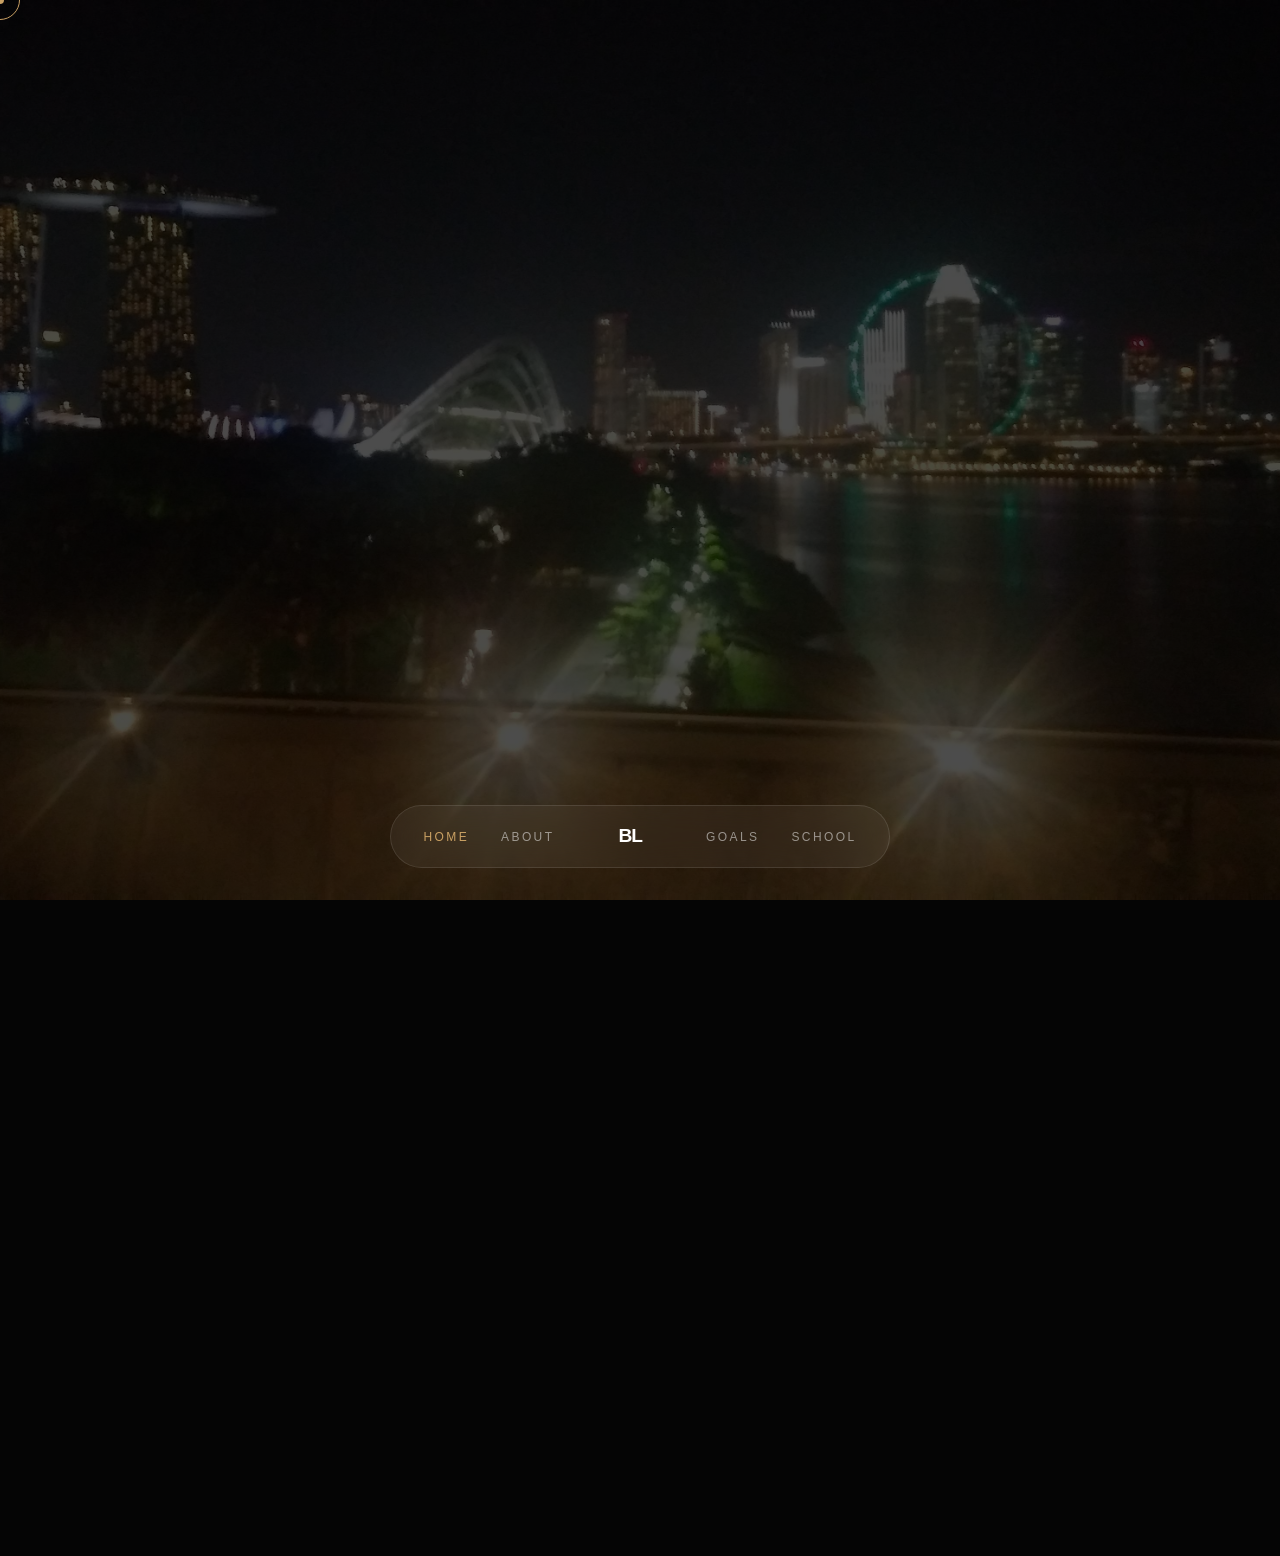
<file: index.html>
<!DOCTYPE html>
<html lang="en">

<head>
    <meta charset="utf-8">
    <meta http-equiv="refresh" content="0; url=website/home.html">
    <title>Saving the Planet | Brandon Lim</title>
</head>

<body>
    <p>Redirecting... <a href="website/home.html">Click here if not redirected.</a></p>
</body>

</html>
</file>
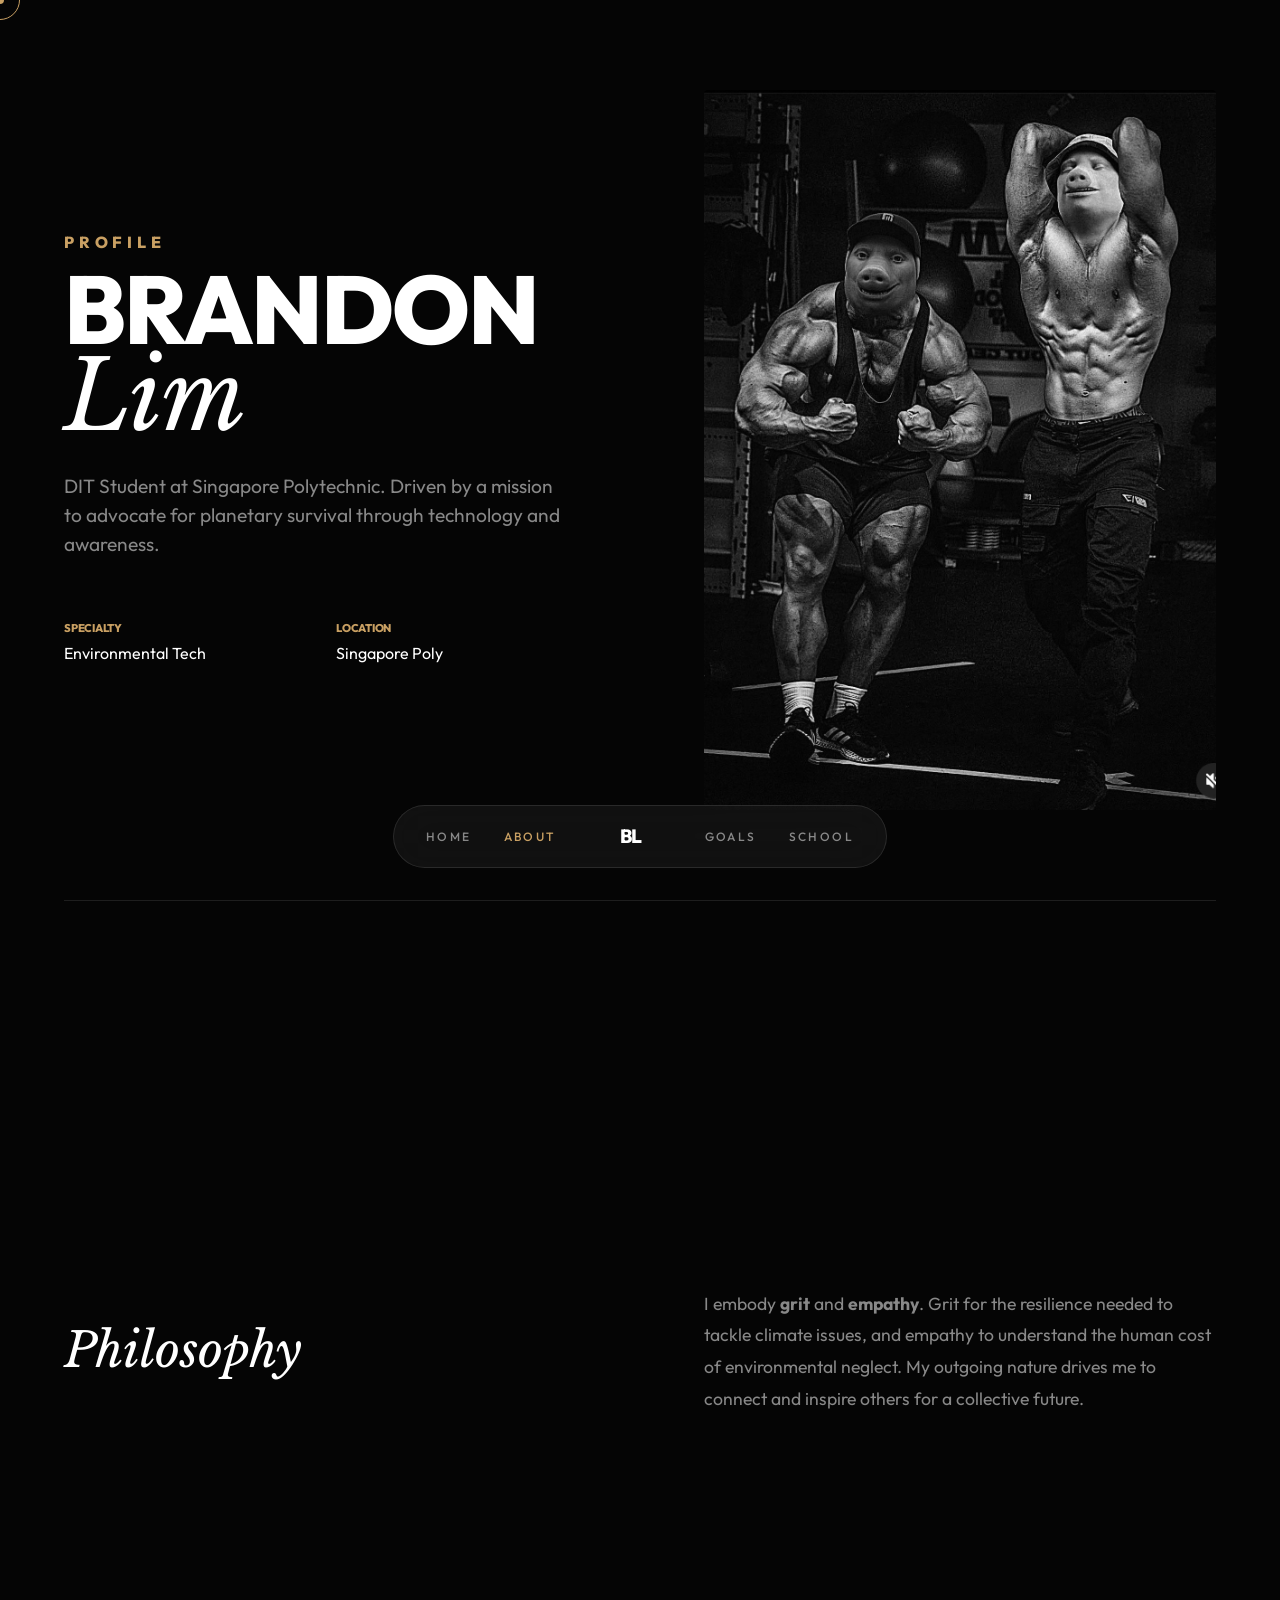
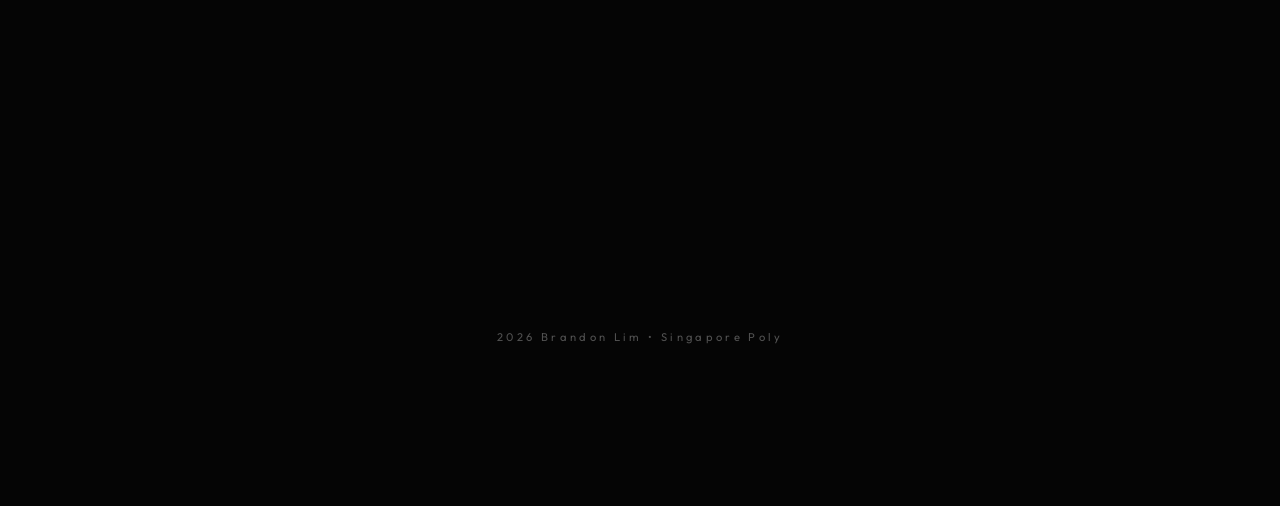
<file: website/index.html>
<!DOCTYPE html>
<html lang="en">

<head>
  <meta charset="utf-8">
  <meta name="viewport" content="width=device-width, initial-scale=1.0">
  <title>About | Brandon Lim</title>
  <link href="../css/style1.css" rel="stylesheet">
  <style>
    .about-grid {
      display: grid;
      grid-template-columns: 1fr 1fr;
      min-height: 100vh;
      align-items: center;
      gap: var(--spacing-xl);
    }

    .img-mask {
      width: 100%;
      height: 80vh;
      overflow: hidden;
      border-radius: 4px;
      filter: grayscale(100%);
      transition: var(--transition);
    }

    .img-mask:hover {
      filter: grayscale(0%);
      transform: scale(0.98);
    }

    .img-mask img {
      width: 100%;
      height: 100%;
      object-fit: cover;
    }

    .stat-grid {
      display: grid;
      grid-template-columns: 1fr 1fr;
      gap: var(--spacing-md);
      margin-top: var(--spacing-lg);
    }

    .stat-item h4 {
      font-size: 0.7rem;
      color: var(--accent-color);
      margin-bottom: var(--spacing-xs);
    }
  </style>
</head>

<body>
  <div class="cursor-dot"></div>
  <div class="cursor-outline"></div>

  <header>
    <nav>
      <a href="./home.html">Home</a>
      <a href="./index.html" class="active">About</a>
      <div class="logo"
        style="margin: 0 var(--spacing-md); font-weight: 800; font-size: 1.2rem; letter-spacing: -0.05em; opacity: 1; pointer-events: none;">
        BL</div>
      <a href="./content.html">Goals</a>
      <a href="./spwork.html">School</a>
    </nav>
  </header>

  <main class="container">
    <section class="about-grid">
      <div class="reveal-text">
        <h4 style="color: var(--accent-color); margin-bottom: var(--spacing-sm); letter-spacing: 0.3em;">PROFILE</h4>
        <h1 style="font-size: clamp(3rem, 8vw, 6rem);">Brandon<br><span class="serif">Lim</span></h1>
        <p style="font-size: 1.2rem; margin-top: var(--spacing-md); color: var(--secondary-color); max-width: 500px;">
          DIT Student at Singapore Polytechnic. Driven by a mission to advocate for planetary survival through
          technology and awareness.
        </p>
        <div class="stat-grid">
          <div class="stat-item">
            <h4>SPECIALTY</h4>
            <p>Environmental Tech</p>
          </div>
          <div class="stat-item">
            <h4>LOCATION</h4>
            <p>Singapore Poly</p>
          </div>
        </div>
      </div>
      <div class="reveal-text" style="transition-delay: 0.2s;">
        <div class="img-mask">
          <img src="../pictures/john.jpg" alt="Brandon Lim">
        </div>
      </div>
    </section>

    <section class="section-padding" style="border-top: 1px solid var(--glass-border);">
      <div class="about-grid">
        <div class="reveal-text">
          <h2 class="serif" style="font-size: 3rem;">Philosophy</h2>
        </div>
        <div class="reveal-text">
          <p style="font-size: 1.1rem; line-height: 1.8; color: var(--secondary-color);">
            I embody <strong>grit</strong> and <strong>empathy</strong>. Grit for the resilience needed to tackle
            climate issues, and empathy to understand the human cost of environmental neglect. My outgoing nature drives
            me to connect and inspire others for a collective future.
          </p>
        </div>
      </div>
    </section>
  </main>

  <footer>
    <p>2026 Brandon Lim &bull; Singapore Poly</p>
  </footer>

  <script>
    document.addEventListener('mousemove', e => {
      const dot = document.querySelector('.cursor-dot');
      const outline = document.querySelector('.cursor-outline');
      dot.style.left = e.clientX + 'px';
      dot.style.top = e.clientY + 'px';
      outline.style.left = e.clientX + 'px';
      outline.style.top = e.clientY + 'px';
    });

    document.addEventListener('DOMContentLoaded', () => {
      const observer = new IntersectionObserver((entries) => {
        entries.forEach(entry => {
          if (entry.isIntersecting) {
            entry.target.classList.add('visible');
          }
        });
      }, { threshold: 0.1 });

      document.querySelectorAll('.reveal-text').forEach(el => observer.observe(el));
    });
  </script>
</body>

</html>
</file>
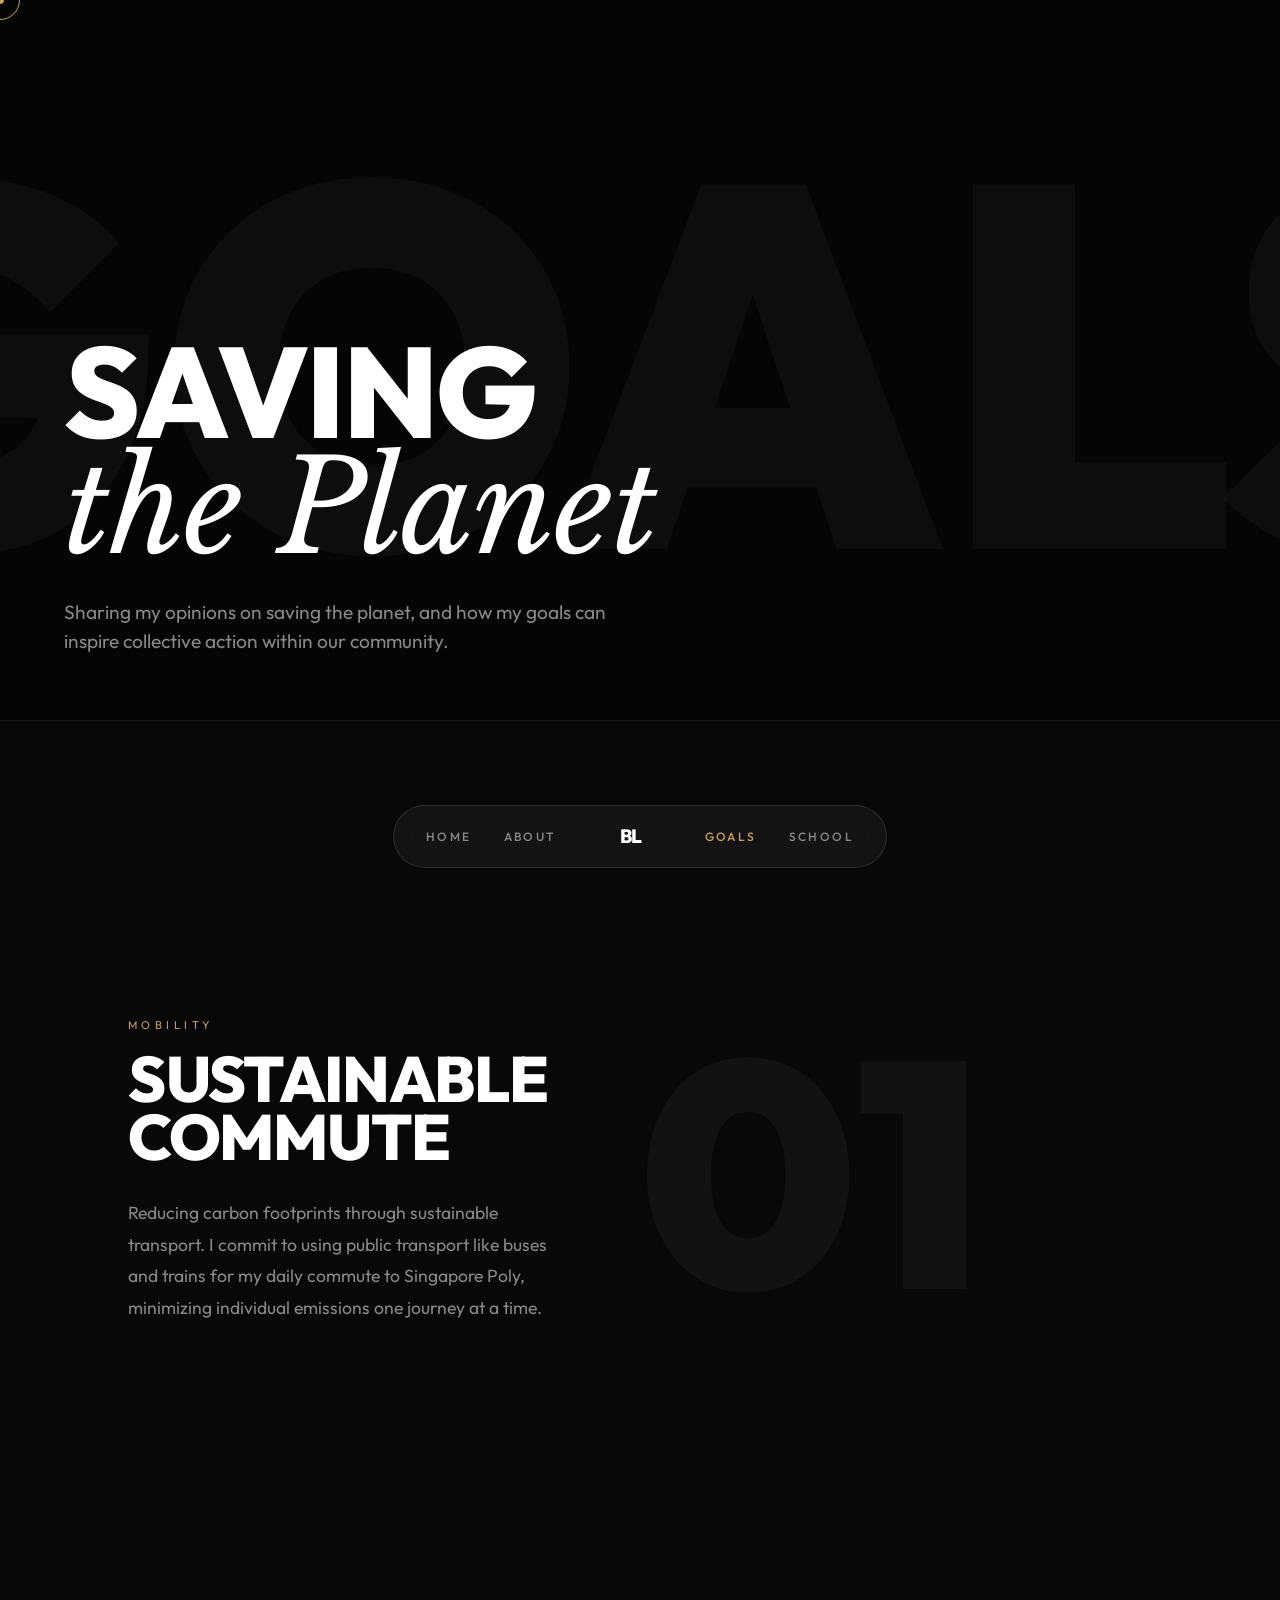
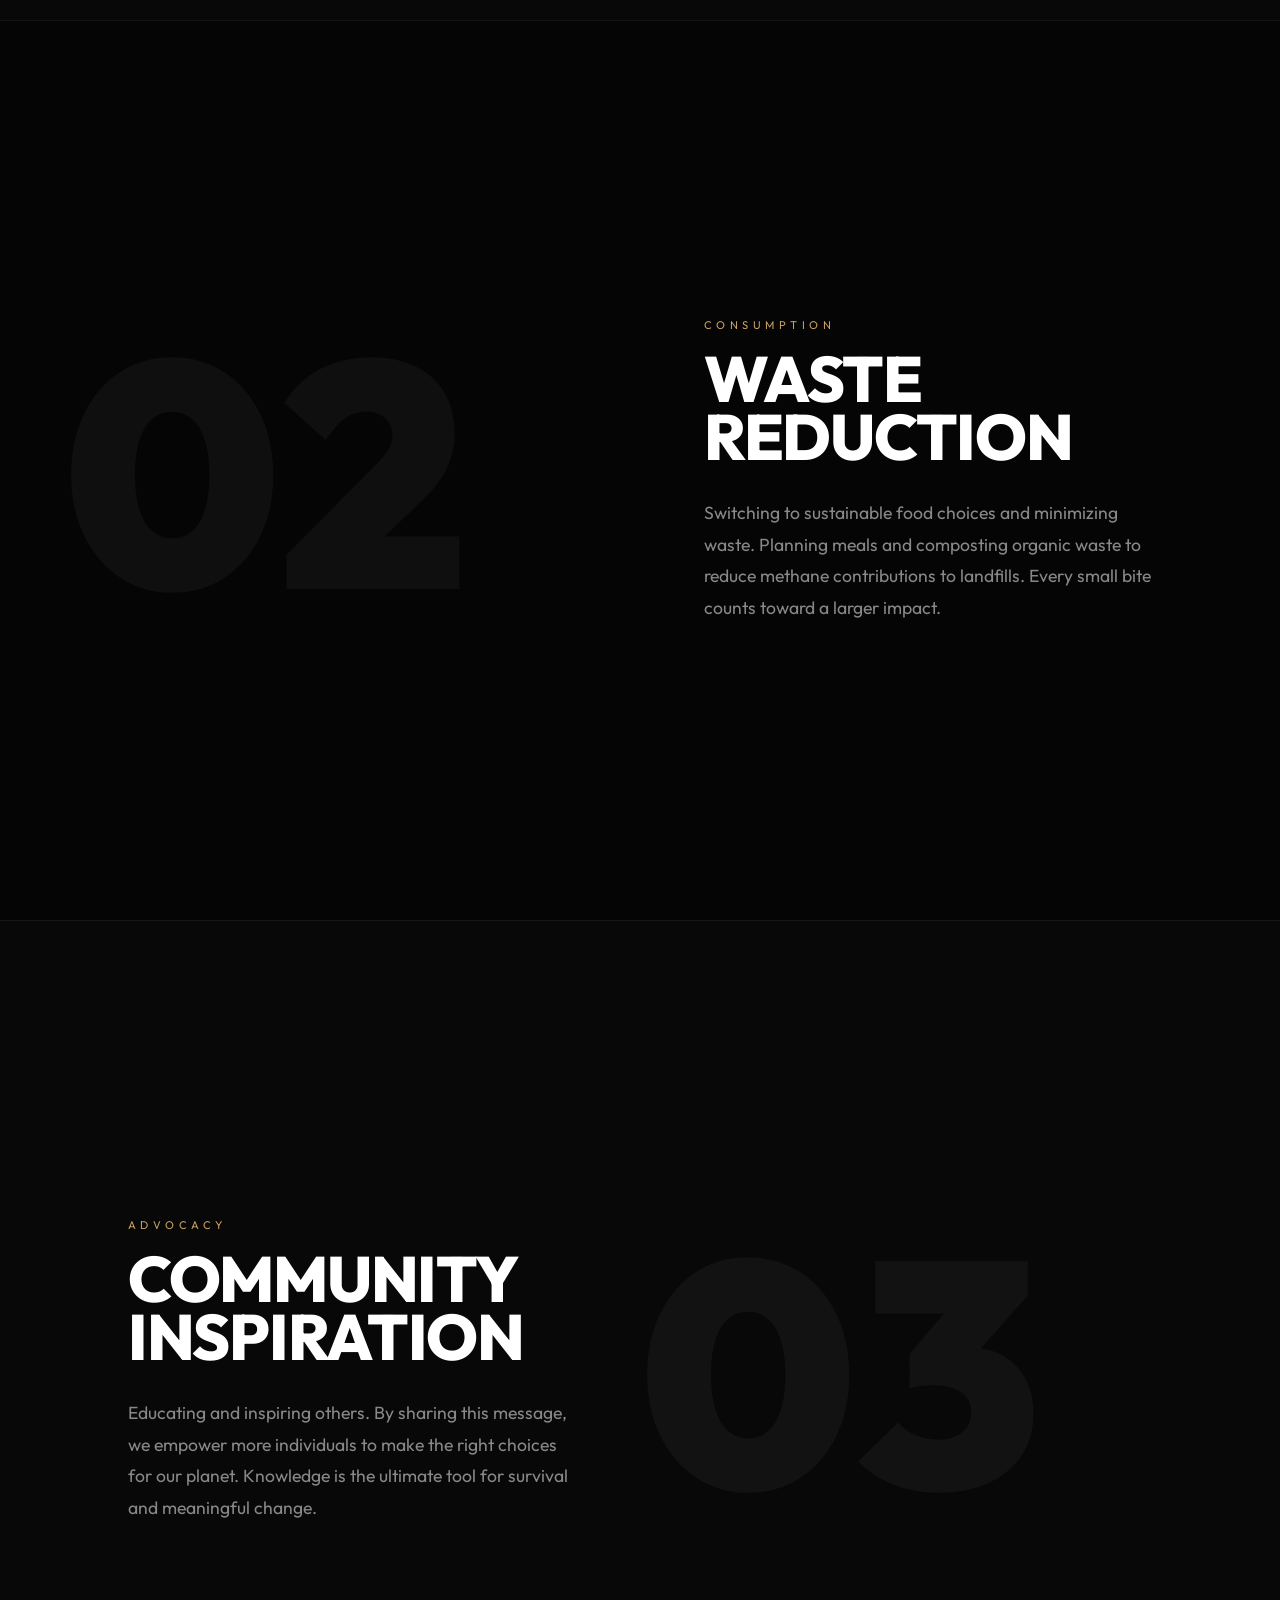
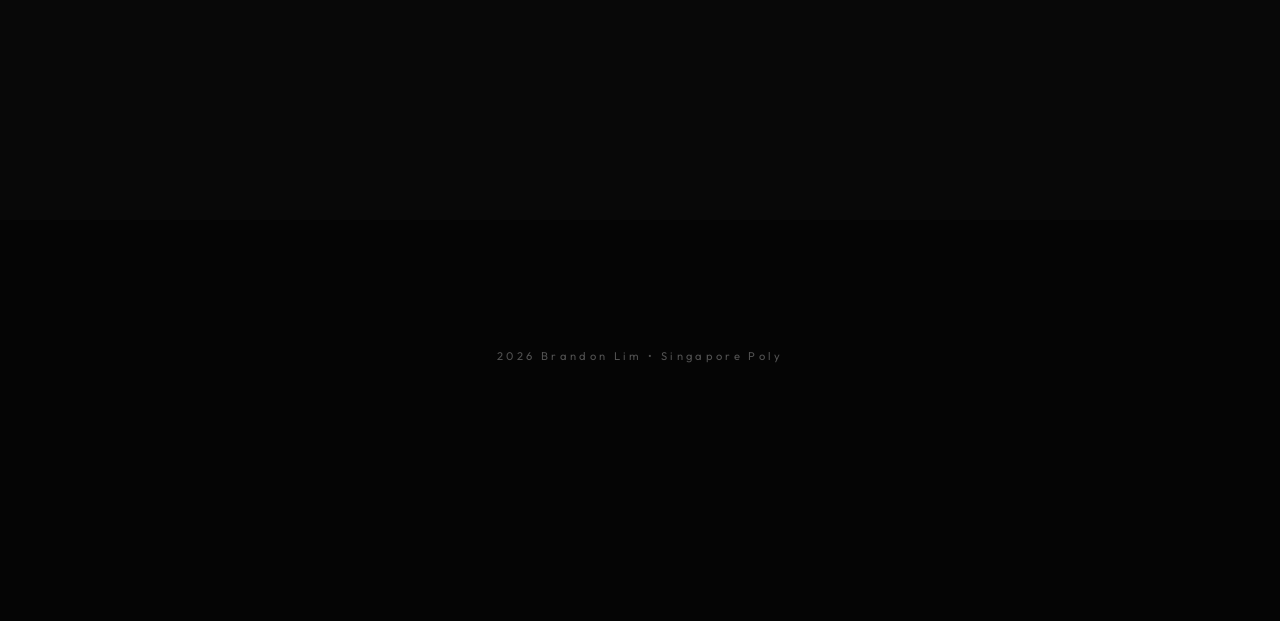
<file: website/content.html>
<!DOCTYPE html>
<html lang="en">

<head>
  <meta charset="utf-8">
  <meta name="viewport" content="width=device-width, initial-scale=1.0">
  <title>Goals | Brandon Lim</title>
  <link href="../css/style1.css" rel="stylesheet">
  <style>
    /* Override body overflow for this page only */
    body {
      overflow-y: auto !important;
      overflow-x: hidden;
    }

    .goals-hero {
      min-height: 80vh;
      display: flex;
      flex-direction: column;
      justify-content: flex-end;
      padding: var(--spacing-xl) var(--spacing-lg) var(--spacing-lg);
      position: relative;
      overflow: hidden;
    }

    .goals-hero::before {
      content: "GOALS";
      position: absolute;
      font-size: 40vw;
      font-weight: 900;
      color: rgba(255, 255, 255, 0.03);
      top: 50%;
      left: 50%;
      transform: translate(-50%, -50%);
      pointer-events: none;
      white-space: nowrap;
    }

    .goals-hero h1 {
      font-size: clamp(3.5rem, 10vw, 8rem);
      position: relative;
      z-index: 1;
    }

    .manifesto-text {
      max-width: 600px;
      color: var(--secondary-color);
      font-size: 1.2rem;
      margin-top: var(--spacing-md);
      position: relative;
      z-index: 1;
    }

    /* Fullscreen goal panels */
    .goal-panel {
      min-height: 100vh;
      display: grid;
      grid-template-columns: 1fr 1fr;
      align-items: center;
      border-top: 1px solid rgba(255, 255, 255, 0.06);
      padding: var(--spacing-xl) var(--spacing-lg);
      position: relative;
      overflow: hidden;
    }

    .goal-panel:nth-child(even) {
      background: #080808;
      direction: rtl;
      /* Flip layout for even items */
    }

    .goal-panel:nth-child(even)>* {
      direction: ltr;
    }

    .goal-number {
      font-size: clamp(10rem, 25vw, 20rem);
      font-weight: 900;
      color: rgba(255, 255, 255, 0.04);
      line-height: 1;
      pointer-events: none;
    }

    .goal-text {
      padding: var(--spacing-lg);
    }

    .goal-tag {
      font-size: 0.7rem;
      letter-spacing: 0.4em;
      color: var(--accent-color);
      display: block;
      margin-bottom: var(--spacing-sm);
    }

    .goal-text h2 {
      font-size: clamp(2.5rem, 5vw, 4.5rem);
    }

    .goal-text p {
      margin-top: var(--spacing-md);
      color: var(--secondary-color);
      font-size: 1.1rem;
      line-height: 1.8;
      max-width: 480px;
    }

    @media (max-width: 768px) {
      .goal-panel {
        grid-template-columns: 1fr;
      }

      .goal-number {
        font-size: 40vw;
      }
    }
  </style>
</head>

<body>
  <div class="cursor-dot"></div>
  <div class="cursor-outline"></div>

  <header>
    <nav>
      <a href="./home.html">Home</a>
      <a href="./index.html">About</a>
      <div
        style="margin: 0 var(--spacing-md); font-weight: 800; font-size: 1.2rem; letter-spacing: -0.05em; pointer-events: none;">
        BL</div>
      <a href="./content.html" class="active">Goals</a>
      <a href="./spwork.html">School</a>
    </nav>
  </header>

  <main>
    <section class="goals-hero">
      <div class="reveal-text">
        <h1>Saving<br><span class="serif">the Planet</span></h1>
        <p class="manifesto-text">
          Sharing my opinions on saving the planet, and how my goals can inspire collective action within our community.
        </p>
      </div>
    </section>

    <article class="goal-panel reveal-text">
      <div class="goal-number">01</div>
      <div class="goal-text">
        <span class="goal-tag">MOBILITY</span>
        <h2>Sustainable<br>Commute</h2>
        <p>Reducing carbon footprints through sustainable transport. I commit to using public transport like buses and
          trains for my daily commute to Singapore Poly, minimizing individual emissions one journey at a time.</p>
      </div>
    </article>

    <article class="goal-panel reveal-text">
      <div class="goal-number">02</div>
      <div class="goal-text">
        <span class="goal-tag">CONSUMPTION</span>
        <h2>Waste<br>Reduction</h2>
        <p>Switching to sustainable food choices and minimizing waste. Planning meals and composting organic waste to
          reduce methane contributions to landfills. Every small bite counts toward a larger impact.</p>
      </div>
    </article>

    <article class="goal-panel reveal-text">
      <div class="goal-number">03</div>
      <div class="goal-text">
        <span class="goal-tag">ADVOCACY</span>
        <h2>Community<br>Inspiration</h2>
        <p>Educating and inspiring others. By sharing this message, we empower more individuals to make the right
          choices for our planet. Knowledge is the ultimate tool for survival and meaningful change.</p>
      </div>
    </article>
  </main>

  <footer style="margin-bottom: 6rem;">
    <p>2026 Brandon Lim &bull; Singapore Poly</p>
  </footer>

  <script>
    document.addEventListener('mousemove', e => {
      document.querySelector('.cursor-dot').style.cssText = `left:${e.clientX}px;top:${e.clientY}px`;
      document.querySelector('.cursor-outline').style.cssText = `left:${e.clientX}px;top:${e.clientY}px`;
    });
    const observer = new IntersectionObserver(entries => entries.forEach(e => { if (e.isIntersecting) e.target.classList.add('visible'); }), { threshold: 0.1 });
    document.querySelectorAll('.reveal-text').forEach(el => observer.observe(el));
  </script>
</body>

</html>
</file>
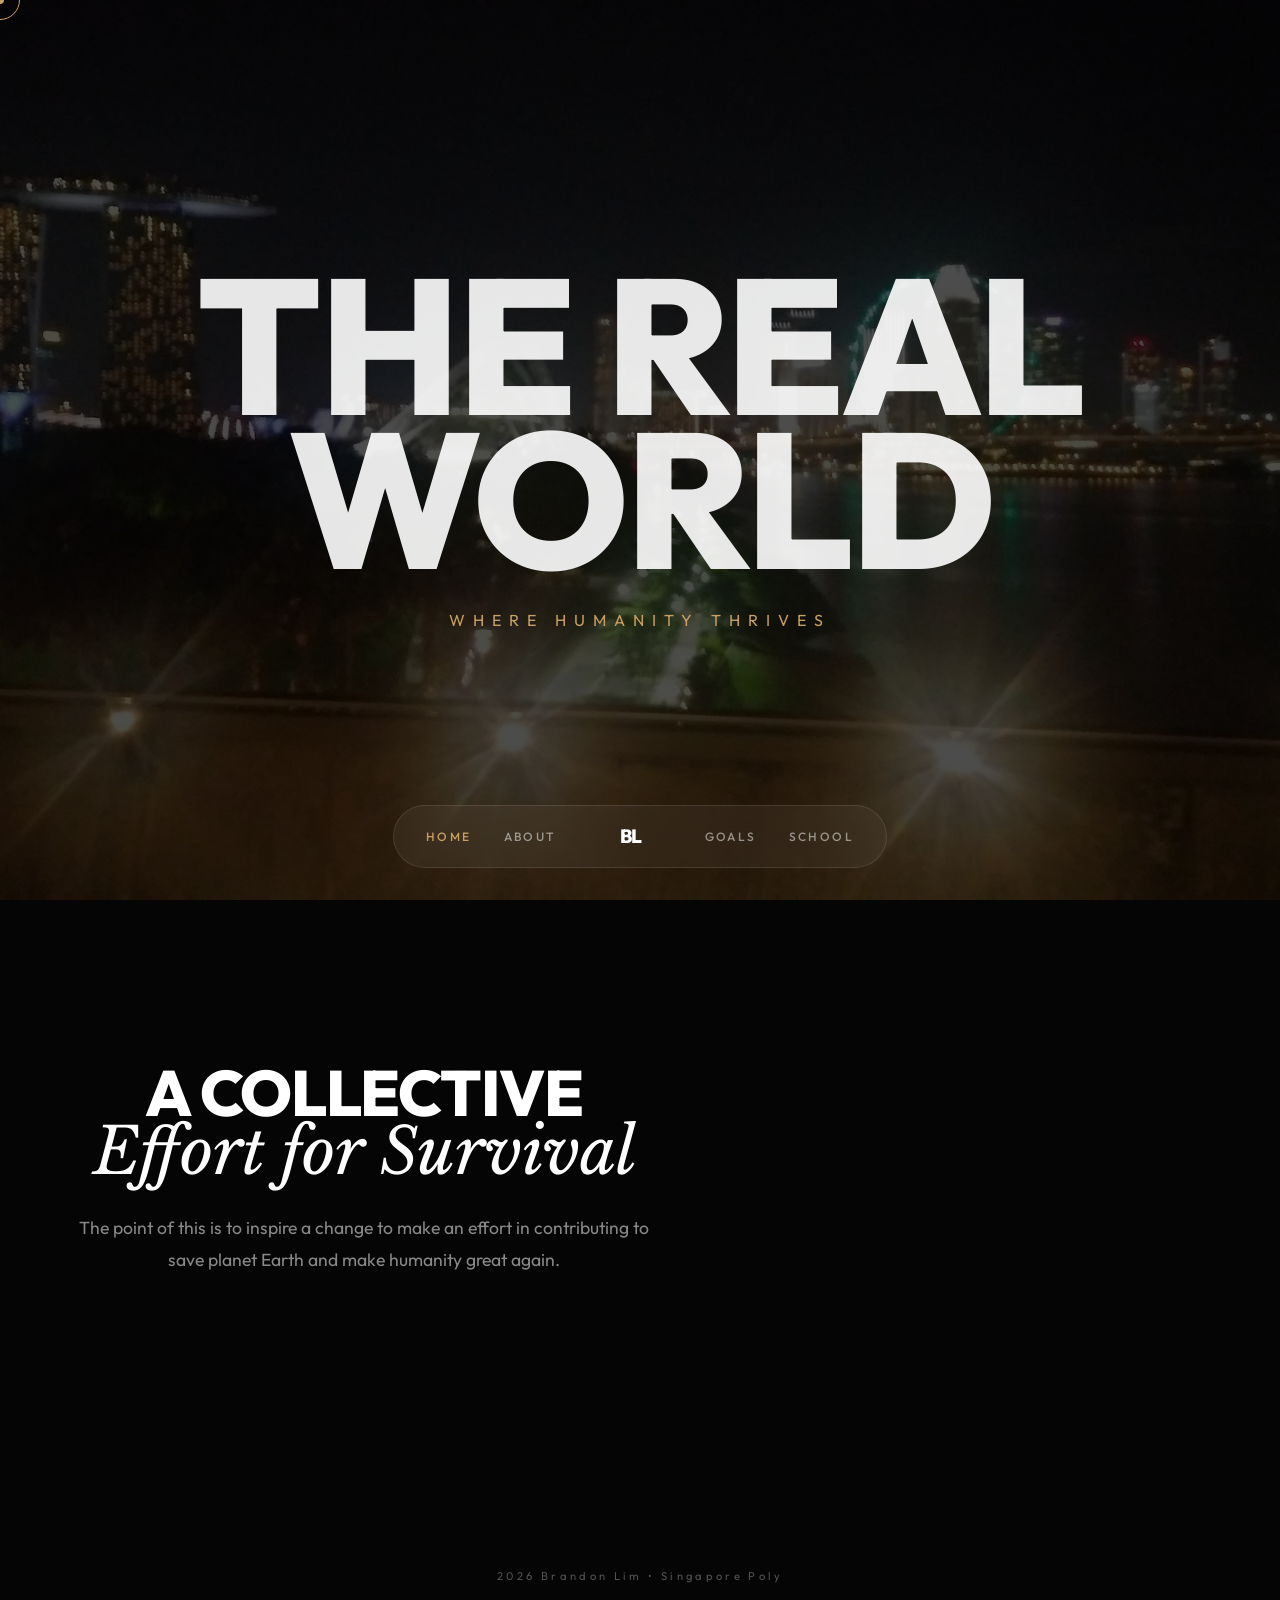
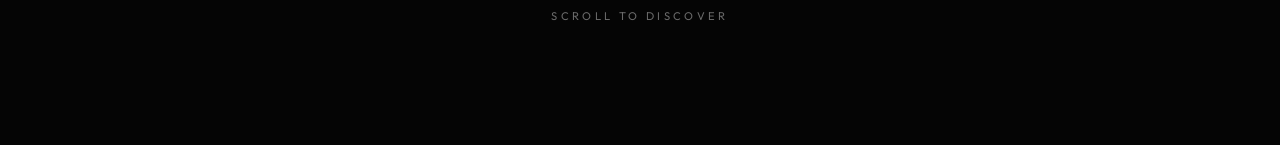
<file: website/home.html>
<!DOCTYPE html>
<html lang="en">

<head>
    <meta charset="utf-8">
    <meta name="viewport" content="width=device-width, initial-scale=1.0">
    <title>The Real World | Brandon Lim</title>
    <link href="../css/style1.css" rel="stylesheet">
    <style>
        .hero {
            height: 100vh;
            display: flex;
            flex-direction: column;
            justify-content: center;
            align-items: center;
            background: linear-gradient(rgba(0, 0, 0, 0.7), rgba(0, 0, 0, 0.7)), url('../pictures/marina.JPG');
            background-size: cover;
            background-position: center;
            overflow: hidden;
        }

        .hero h1 {
            font-size: clamp(4rem, 15vw, 12rem);
            margin: 0;
            text-align: center;
            line-height: 0.8;
            opacity: 0.9;
        }

        .hero-sub {
            font-size: 1rem;
            letter-spacing: 0.5em;
            text-transform: uppercase;
            margin-top: var(--spacing-md);
            color: var(--accent-color);
        }

        .scroll-discovery {
            position: absolute;
            bottom: 120px;
            font-size: 0.7rem;
            text-transform: uppercase;
            letter-spacing: 0.3em;
            opacity: 0.4;
        }
    </style>
</head>

<body>
    <div class="cursor-dot"></div>
    <div class="cursor-outline"></div>

    <header>
        <nav>
            <a href="./home.html" class="active">Home</a>
            <a href="./index.html">About</a>
            <div class="logo"
                style="margin: 0 var(--spacing-md); font-weight: 800; font-size: 1.2rem; letter-spacing: -0.05em; opacity: 1; pointer-events: none;">
                BL</div>
            <a href="./content.html">Goals</a>
            <a href="./spwork.html">School</a>
        </nav>
    </header>

    <main>
        <section class="hero">
            <div class="reveal-text">
                <h1>THE REAL<br>WORLD</h1>
            </div>
            <div class="hero-sub reveal-text">Where humanity thrives</div>
            <div class="scroll-discovery">Scroll to discover</div>
        </section>

        <section class="section-padding container"
            style="text-align: center; min-height: 60vh; display: flex; align-items: center;">
            <div class="reveal-text">
                <h2 style="font-size: clamp(2rem, 5vw, 4rem); margin-bottom: var(--spacing-md);">A Collective<br><span
                        class="serif">Effort for Survival</span></h2>
                <p
                    style="max-width: 600px; margin: 0 auto; color: var(--secondary-color); font-size: 1.1rem; line-height: 1.8;">
                    The point of this is to inspire a change to make an effort in contributing to save planet Earth and
                    make humanity great again.
                </p>
            </div>
        </section>
    </main>

    <footer>
        <p>2026 Brandon Lim &bull; Singapore Poly</p>
    </footer>

    <script>
        document.addEventListener('mousemove', e => {
            const dot = document.querySelector('.cursor-dot');
            const outline = document.querySelector('.cursor-outline');
            dot.style.left = e.clientX + 'px';
            dot.style.top = e.clientY + 'px';
            outline.style.left = e.clientX + 'px';
            outline.style.top = e.clientY + 'px';
        });

        document.addEventListener('DOMContentLoaded', () => {
            const observer = new IntersectionObserver((entries) => {
                entries.forEach(entry => {
                    if (entry.isIntersecting) {
                        entry.target.classList.add('visible');
                    }
                });
            }, { threshold: 0.1 });

            document.querySelectorAll('.reveal-text').forEach(el => observer.observe(el));
        });
    </script>
</body>

</html>
</file>
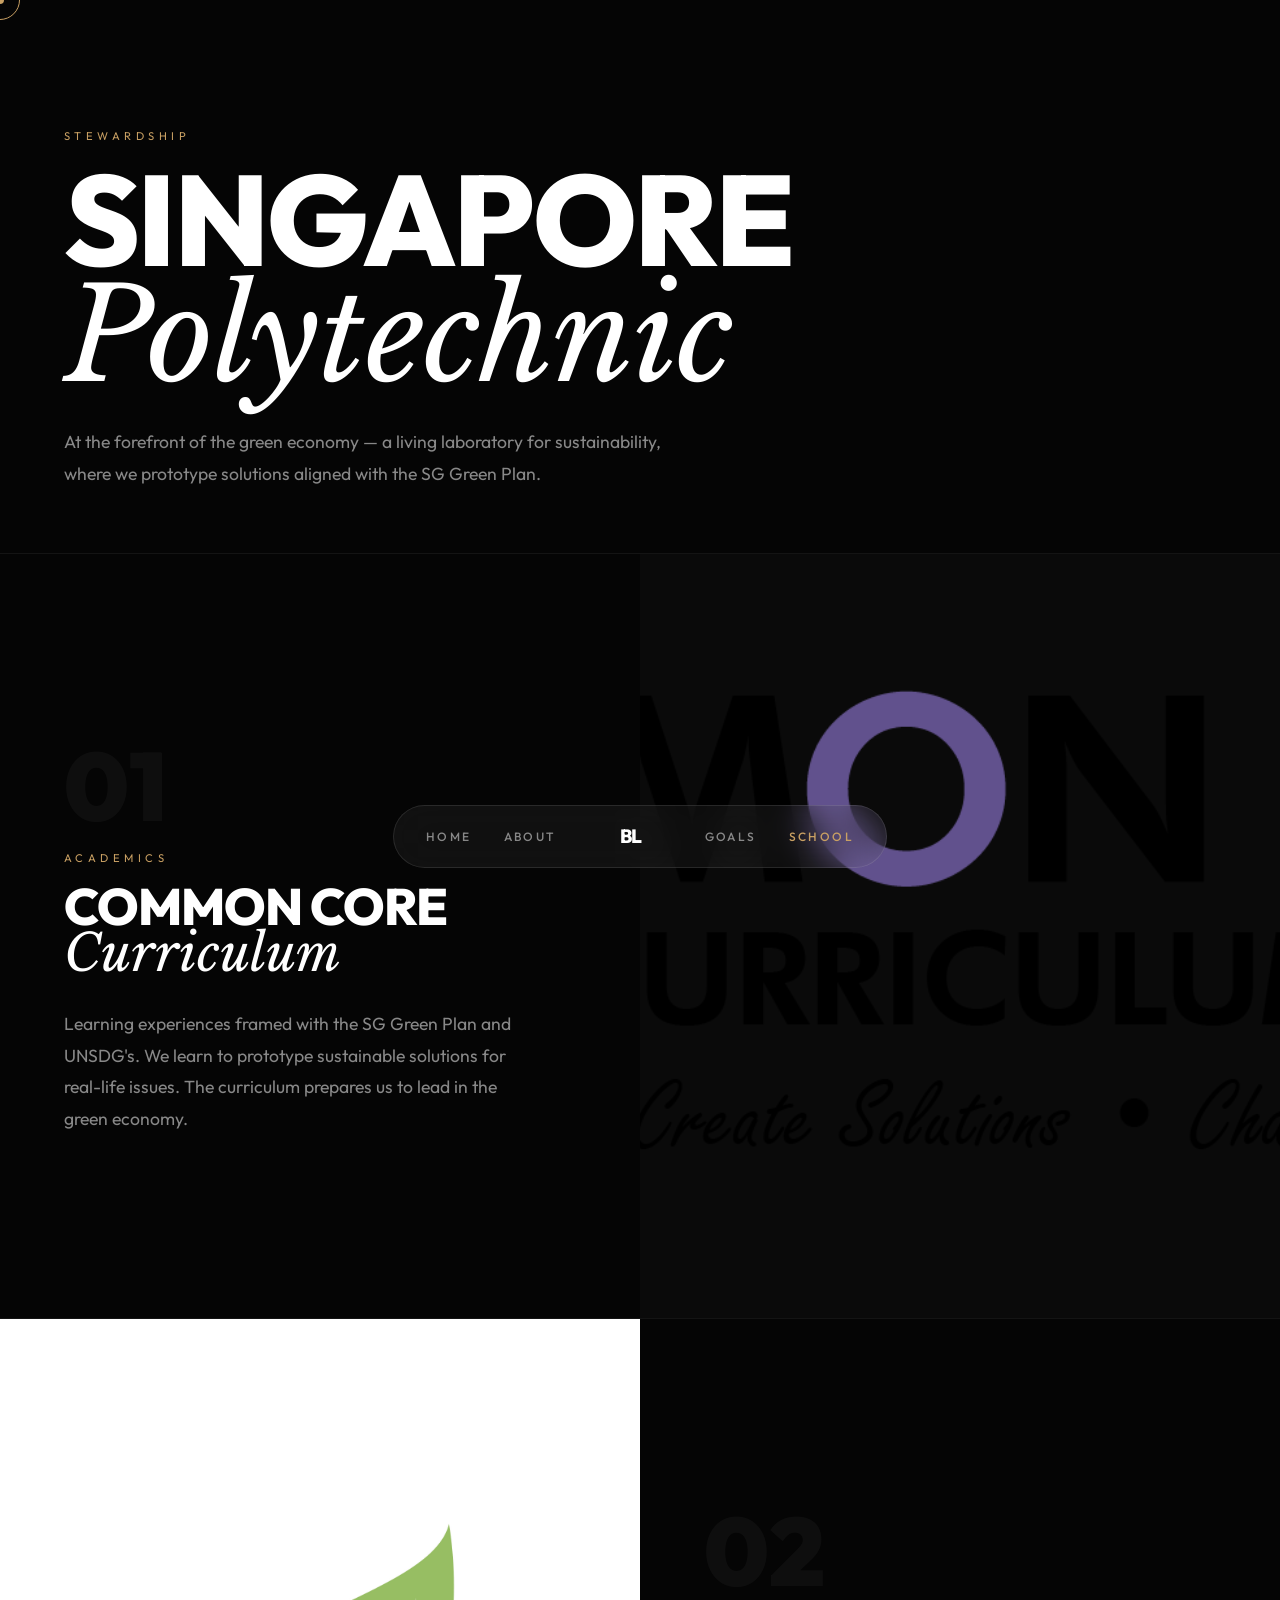
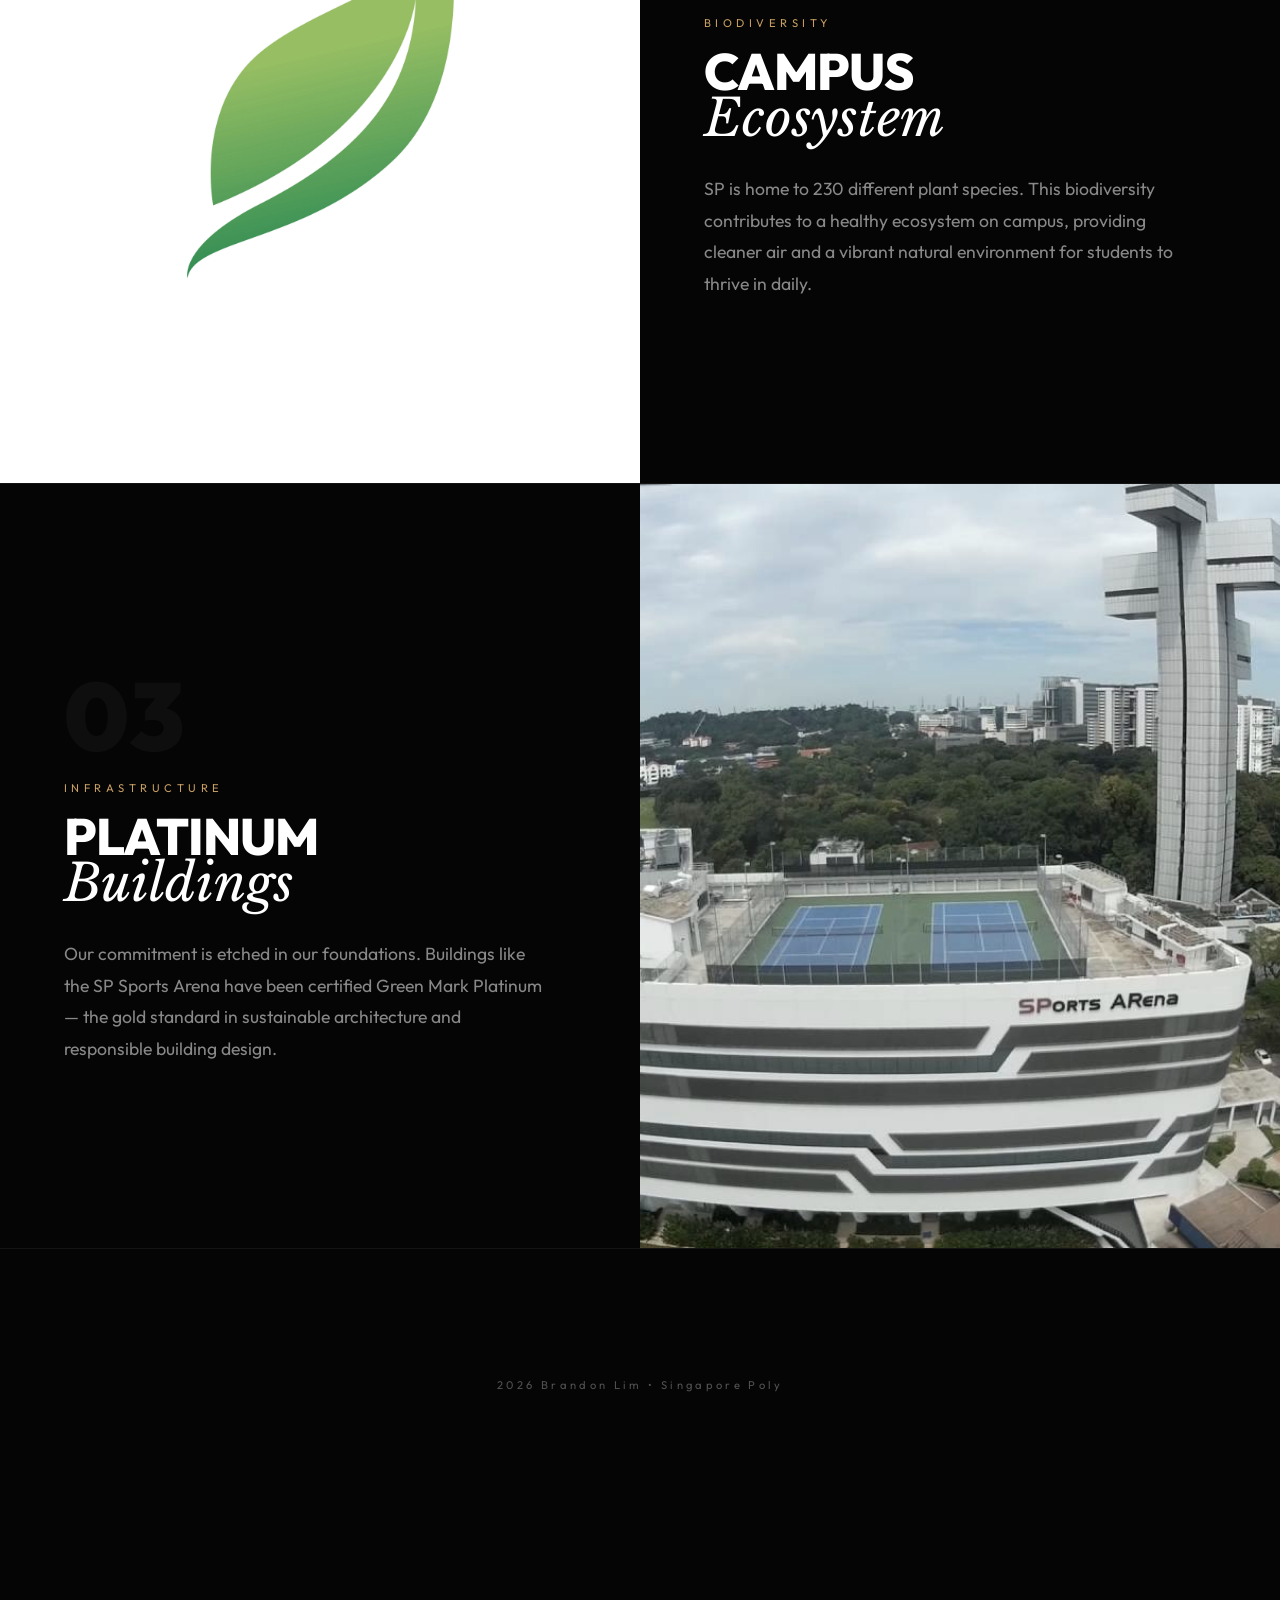
<file: website/spwork.html>
<!DOCTYPE html>
<html lang="en">

<head>
  <meta charset="utf-8">
  <meta name="viewport" content="width=device-width, initial-scale=1.0">
  <title>School | Singapore Poly</title>
  <link href="../css/style1.css" rel="stylesheet">
  <style>
    /* School Hero */
    .school-hero {
      min-height: 60vh;
      display: flex;
      align-items: flex-end;
      padding: var(--spacing-xl) var(--spacing-lg) var(--spacing-lg);
      background: linear-gradient(to bottom, #050505, #050505);
      border-bottom: 1px solid rgba(255, 255, 255, 0.06);
    }

    .school-hero h1 {
      font-size: clamp(3.5rem, 10vw, 8rem);
    }

    /* Case Study Panels */
    .case-panel {
      display: grid;
      grid-template-columns: 1fr 1fr;
      min-height: 85vh;
      border-bottom: 1px solid rgba(255, 255, 255, 0.06);
      overflow: hidden;
    }

    .case-panel:nth-child(even) .case-img-col {
      order: 2;
    }

    .case-panel:nth-child(even) .case-txt-col {
      order: 1;
    }

    .case-img-col {
      overflow: hidden;
      background: #0a0a0a;
    }

    .case-img-col img {
      width: 100%;
      height: 100%;
      object-fit: cover;
      object-position: center;
      filter: grayscale(30%);
      transition: transform 0.8s ease, filter 0.6s ease;
    }

    .case-panel:hover .case-img-col img {
      transform: scale(1.05);
      filter: grayscale(0%);
    }

    .case-txt-col {
      display: flex;
      flex-direction: column;
      justify-content: center;
      padding: var(--spacing-xl) var(--spacing-lg);
      background: var(--bg-color);
    }

    .case-tag {
      font-size: 0.7rem;
      letter-spacing: 0.4em;
      color: var(--accent-color);
      display: block;
      margin-bottom: var(--spacing-sm);
    }

    .case-number {
      font-size: 6rem;
      font-weight: 900;
      color: rgba(255, 255, 255, 0.04);
      line-height: 1;
      margin-bottom: var(--spacing-sm);
    }

    .case-txt-col h2 {
      font-size: clamp(2rem, 4vw, 3.5rem);
      margin-bottom: var(--spacing-md);
    }

    .case-txt-col p {
      color: var(--secondary-color);
      font-size: 1.1rem;
      line-height: 1.8;
      max-width: 480px;
    }

    @media (max-width: 900px) {
      .case-panel {
        grid-template-columns: 1fr;
        min-height: auto;
      }

      .case-img-col {
        height: 50vw;
        min-height: 280px;
      }

      .case-panel:nth-child(even) .case-img-col {
        order: 0;
      }

      .case-panel:nth-child(even) .case-txt-col {
        order: 1;
      }
    }
  </style>
</head>

<body>
  <div class="cursor-dot"></div>
  <div class="cursor-outline"></div>

  <header>
    <nav>
      <a href="./home.html">Home</a>
      <a href="./index.html">About</a>
      <div
        style="margin: 0 var(--spacing-md); font-weight: 800; font-size: 1.2rem; letter-spacing: -0.05em; pointer-events: none;">
        BL</div>
      <a href="./content.html">Goals</a>
      <a href="./spwork.html" class="active">School</a>
    </nav>
  </header>

  <main>
    <section class="school-hero reveal-text">
      <div>
        <span
          style="font-size: 0.7rem; letter-spacing: 0.4em; color: var(--accent-color); display: block; margin-bottom: var(--spacing-sm);">STEWARDSHIP</span>
        <h1>Singapore<br><span class="serif">Polytechnic</span></h1>
        <p
          style="margin-top: var(--spacing-md); color: var(--secondary-color); max-width: 600px; font-size: 1.1rem; line-height: 1.8;">
          At the forefront of the green economy — a living laboratory for sustainability, where we prototype solutions
          aligned with the SG Green Plan.</p>
      </div>
    </section>

    <!-- Panel 01: CCC -->
    <div class="case-panel reveal-text">
      <div class="case-img-col">
        <img src="../pictures/ccc_header-copy.png" alt="Common Core Curriculum">
      </div>
      <div class="case-txt-col">
        <div class="case-number">01</div>
        <span class="case-tag">ACADEMICS</span>
        <h2>Common Core<br><span class="serif">Curriculum</span></h2>
        <p>Learning experiences framed with the SG Green Plan and UNSDG's. We learn to prototype sustainable solutions
          for real-life issues. The curriculum prepares us to lead in the green economy.</p>
      </div>
    </div>

    <!-- Panel 02: Flora -->
    <div class="case-panel reveal-text">
      <div class="case-img-col">
        <img src="../pictures/green-leaf-logo-vector.jpg" alt="Campus Biodiversity">
      </div>
      <div class="case-txt-col">
        <div class="case-number">02</div>
        <span class="case-tag">BIODIVERSITY</span>
        <h2>Campus<br><span class="serif">Ecosystem</span></h2>
        <p>SP is home to 230 different plant species. This biodiversity contributes to a healthy ecosystem on campus,
          providing cleaner air and a vibrant natural environment for students to thrive in daily.</p>
      </div>
    </div>

    <!-- Panel 03: Sports Arena -->
    <div class="case-panel reveal-text">
      <div class="case-img-col">
        <img src="../pictures/sparena.jpg" alt="SP Sports Arena">
      </div>
      <div class="case-txt-col">
        <div class="case-number">03</div>
        <span class="case-tag">INFRASTRUCTURE</span>
        <h2>Platinum<br><span class="serif">Buildings</span></h2>
        <p>Our commitment is etched in our foundations. Buildings like the SP Sports Arena have been certified Green
          Mark Platinum — the gold standard in sustainable architecture and responsible building design.</p>
      </div>
    </div>
  </main>

  <footer style="margin-bottom: 6rem;">
    <p>2026 Brandon Lim &bull; Singapore Poly</p>
  </footer>

  <script>
    document.addEventListener('mousemove', e => {
      document.querySelector('.cursor-dot').style.cssText = `left:${e.clientX}px;top:${e.clientY}px`;
      document.querySelector('.cursor-outline').style.cssText = `left:${e.clientX}px;top:${e.clientY}px`;
    });
    const observer = new IntersectionObserver(entries => entries.forEach(e => { if (e.isIntersecting) e.target.classList.add('visible'); }), { threshold: 0.08 });
    document.querySelectorAll('.reveal-text').forEach(el => observer.observe(el));
  </script>
</body>

</html>
</file>
<file: css/style1.css>
@import url('base.css');

/* Bottom Pill Navigation */
header {
  width: 100%;
  position: fixed;
  bottom: var(--spacing-md);
  left: 0;
  z-index: 1000;
  display: flex;
  justify-content: center;
  pointer-events: none;
}

nav {
  display: flex;
  align-items: center;
  gap: var(--spacing-md);
  padding: var(--spacing-sm) var(--spacing-md);
  border-radius: 100px;
  background: rgba(255, 255, 255, 0.05);
  backdrop-filter: blur(20px);
  border: 1px solid rgba(255, 255, 255, 0.1);
  pointer-events: auto;
  transition: var(--transition);
}

nav:hover {
  background: rgba(255, 255, 255, 0.08);
  border-color: var(--accent-color);
}

nav a {
  font-size: 0.75rem;
  text-transform: uppercase;
  letter-spacing: 0.2em;
  font-weight: 500;
  opacity: 0.5;
}

nav a:hover,
nav a.active {
  opacity: 1;
  color: var(--accent-color);
}

/* Horizontal Scroll Layout (Goals) */
.horizontal-scroll-wrapper {
  display: flex;
  overflow-x: auto;
  overflow-y: hidden;
  scroll-snap-type: x mandatory;
  height: 100vh;
  scrollbar-width: none;
}

.horizontal-scroll-wrapper::-webkit-scrollbar {
  display: none;
}

.scroll-section {
  min-width: 100vw;
  height: 100vh;
  scroll-snap-align: start;
  display: flex;
  align-items: center;
  position: relative;
  padding: var(--spacing-xl);
}

.scroll-bg-text {
  position: absolute;
  font-size: 40vw;
  font-weight: 900;
  color: rgba(255, 255, 255, 0.03);
  line-height: 0.8;
  z-index: 0;
  pointer-events: none;
}

/* Split Screen Layout (School) */
.split-screen {
  display: flex;
  min-height: 100vh;
}

.split-media {
  flex: 1;
  position: sticky;
  top: 0;
  height: 100vh;
  overflow: hidden;
}

.split-media img {
  width: 100%;
  height: 100%;
  object-fit: cover;
  transition: opacity 0.8s ease;
}

.split-content {
  flex: 1;
  padding: var(--spacing-xl) var(--spacing-lg);
}

.content-block {
  min-height: 80vh;
  display: flex;
  flex-direction: column;
  justify-content: center;
  margin-bottom: 20vh;
}

footer {
  padding: var(--spacing-xl) 0 10rem 0;
  /* Extra padding for bottom nav */
  text-align: center;
  opacity: 0.3;
  font-size: 0.7rem;
  letter-spacing: 0.3em;
}

@media (max-width: 1024px) {
  .split-screen {
    flex-direction: column;
  }

  .split-media {
    position: relative;
    height: 50vh;
  }
}
</file>
